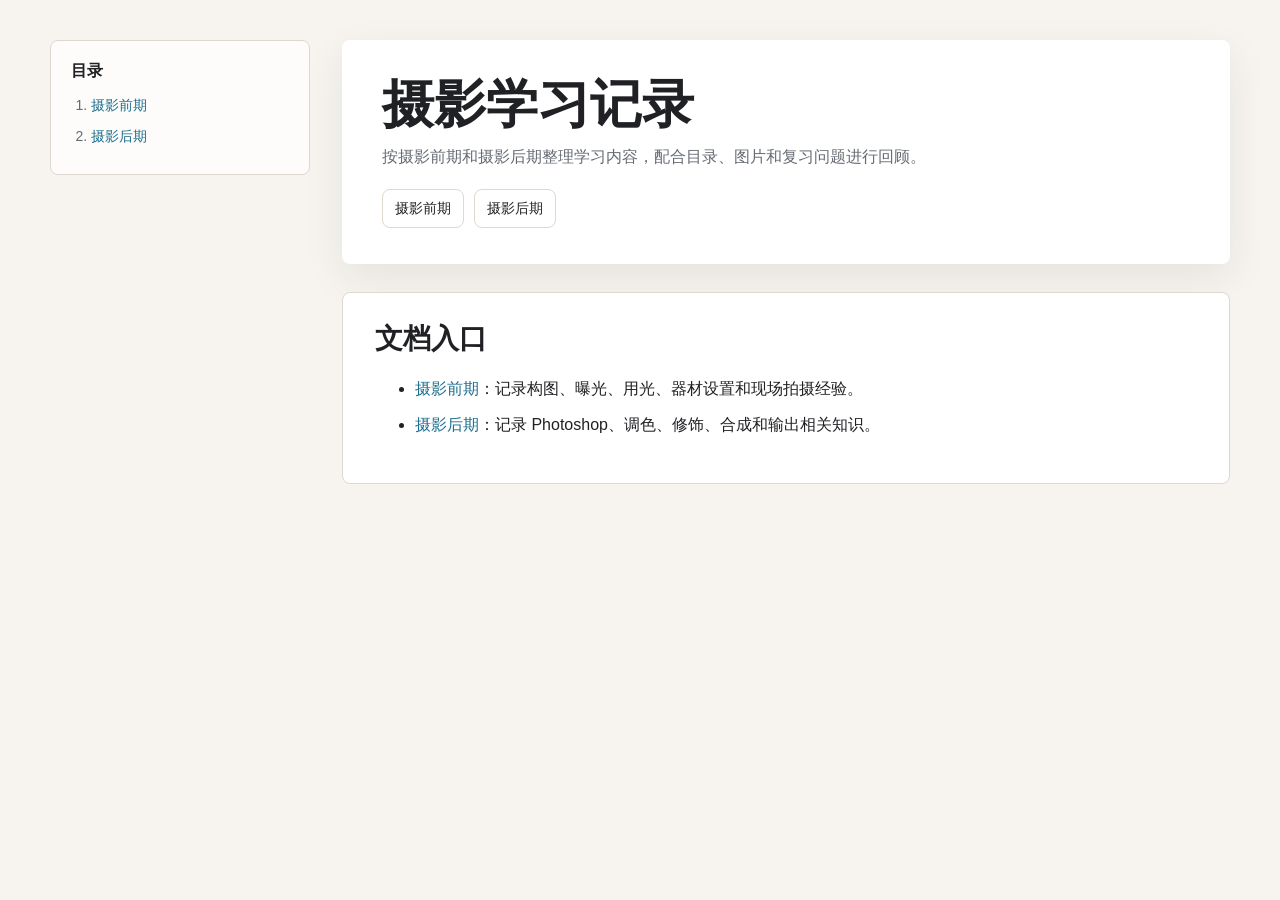
<file: index.html>
<!doctype html>
<html lang="zh-CN">
  <head>
    <meta charset="utf-8">
    <meta name="viewport" content="width=device-width, initial-scale=1">
    <title>摄影学习记录</title>
    <link rel="stylesheet" href="assets/css/notes.css">
  </head>
  <body>
    <main class="page">
      <aside class="sidebar" aria-label="目录">
        <h2>目录</h2>
        <ol>
          <li><a href="摄影前期.html">摄影前期</a></li>
          <li><a href="摄影后期.html">摄影后期</a></li>
        </ol>
      </aside>

      <div class="content">
        <header class="hero">
          <h1>摄影学习记录</h1>
          <p>按摄影前期和摄影后期整理学习内容，配合目录、图片和复习问题进行回顾。</p>
          <nav class="nav" aria-label="文档入口">
            <a href="摄影前期.html">摄影前期</a>
            <a href="摄影后期.html">摄影后期</a>
          </nav>
        </header>

        <section>
          <h2>文档入口</h2>
          <ul class="summary-list">
            <li><a href="摄影前期.html">摄影前期</a>：记录构图、曝光、用光、器材设置和现场拍摄经验。</li>
            <li><a href="摄影后期.html">摄影后期</a>：记录 Photoshop、调色、修饰、合成和输出相关知识。</li>
          </ul>
        </section>
      </div>
    </main>
  </body>
</html>
</file>
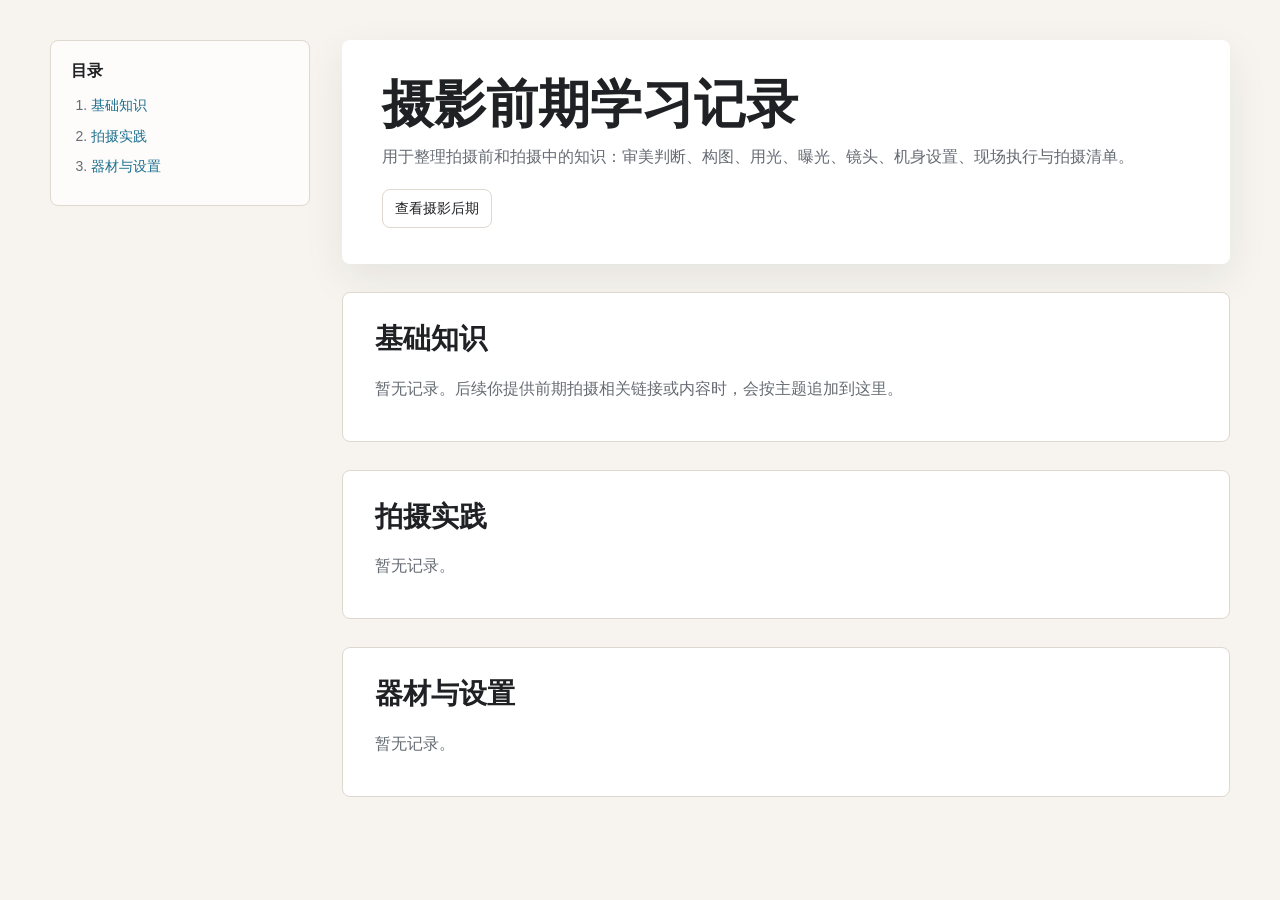
<file: 摄影前期.html>
<!doctype html>
<html lang="zh-CN">
  <head>
    <meta charset="utf-8">
    <meta name="viewport" content="width=device-width, initial-scale=1">
    <title>摄影前期学习记录</title>
    <link rel="stylesheet" href="assets/css/notes.css">
  </head>
  <body>
    <main class="page">
      <aside class="sidebar" aria-label="目录">
        <h2>目录</h2>
        <ol>
          <li><a href="#basic">基础知识</a></li>
          <li><a href="#shooting">拍摄实践</a></li>
          <li><a href="#gear">器材与设置</a></li>
        </ol>
      </aside>

      <div class="content">
        <header class="hero">
          <h1>摄影前期学习记录</h1>
          <p>用于整理拍摄前和拍摄中的知识：审美判断、构图、用光、曝光、镜头、机身设置、现场执行与拍摄清单。</p>
          <nav class="nav" aria-label="文档切换">
            <a href="摄影后期.html">查看摄影后期</a>
          </nav>
        </header>

        <section id="basic">
          <h2>基础知识</h2>
          <p class="empty">暂无记录。后续你提供前期拍摄相关链接或内容时，会按主题追加到这里。</p>
        </section>

        <section id="shooting">
          <h2>拍摄实践</h2>
          <p class="empty">暂无记录。</p>
        </section>

        <section id="gear">
          <h2>器材与设置</h2>
          <p class="empty">暂无记录。</p>
        </section>
      </div>
    </main>
  </body>
</html>
</file>
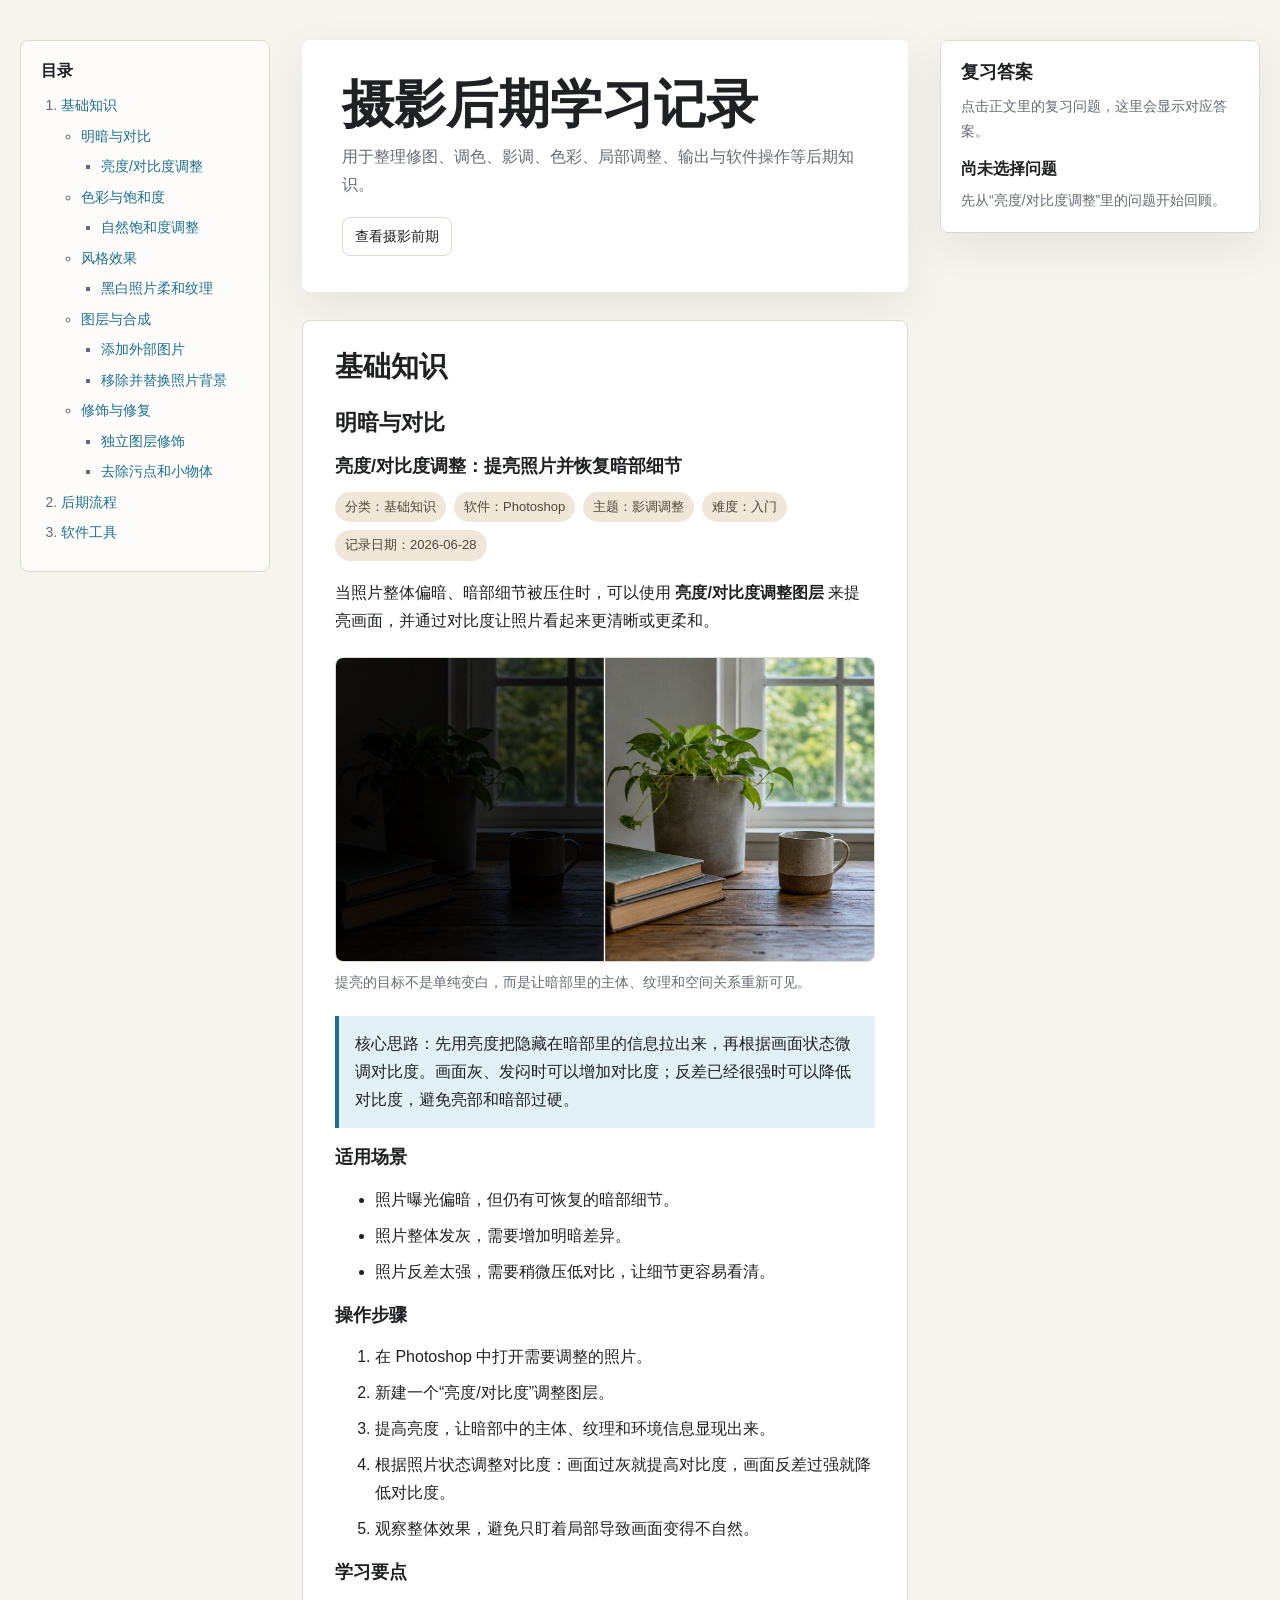
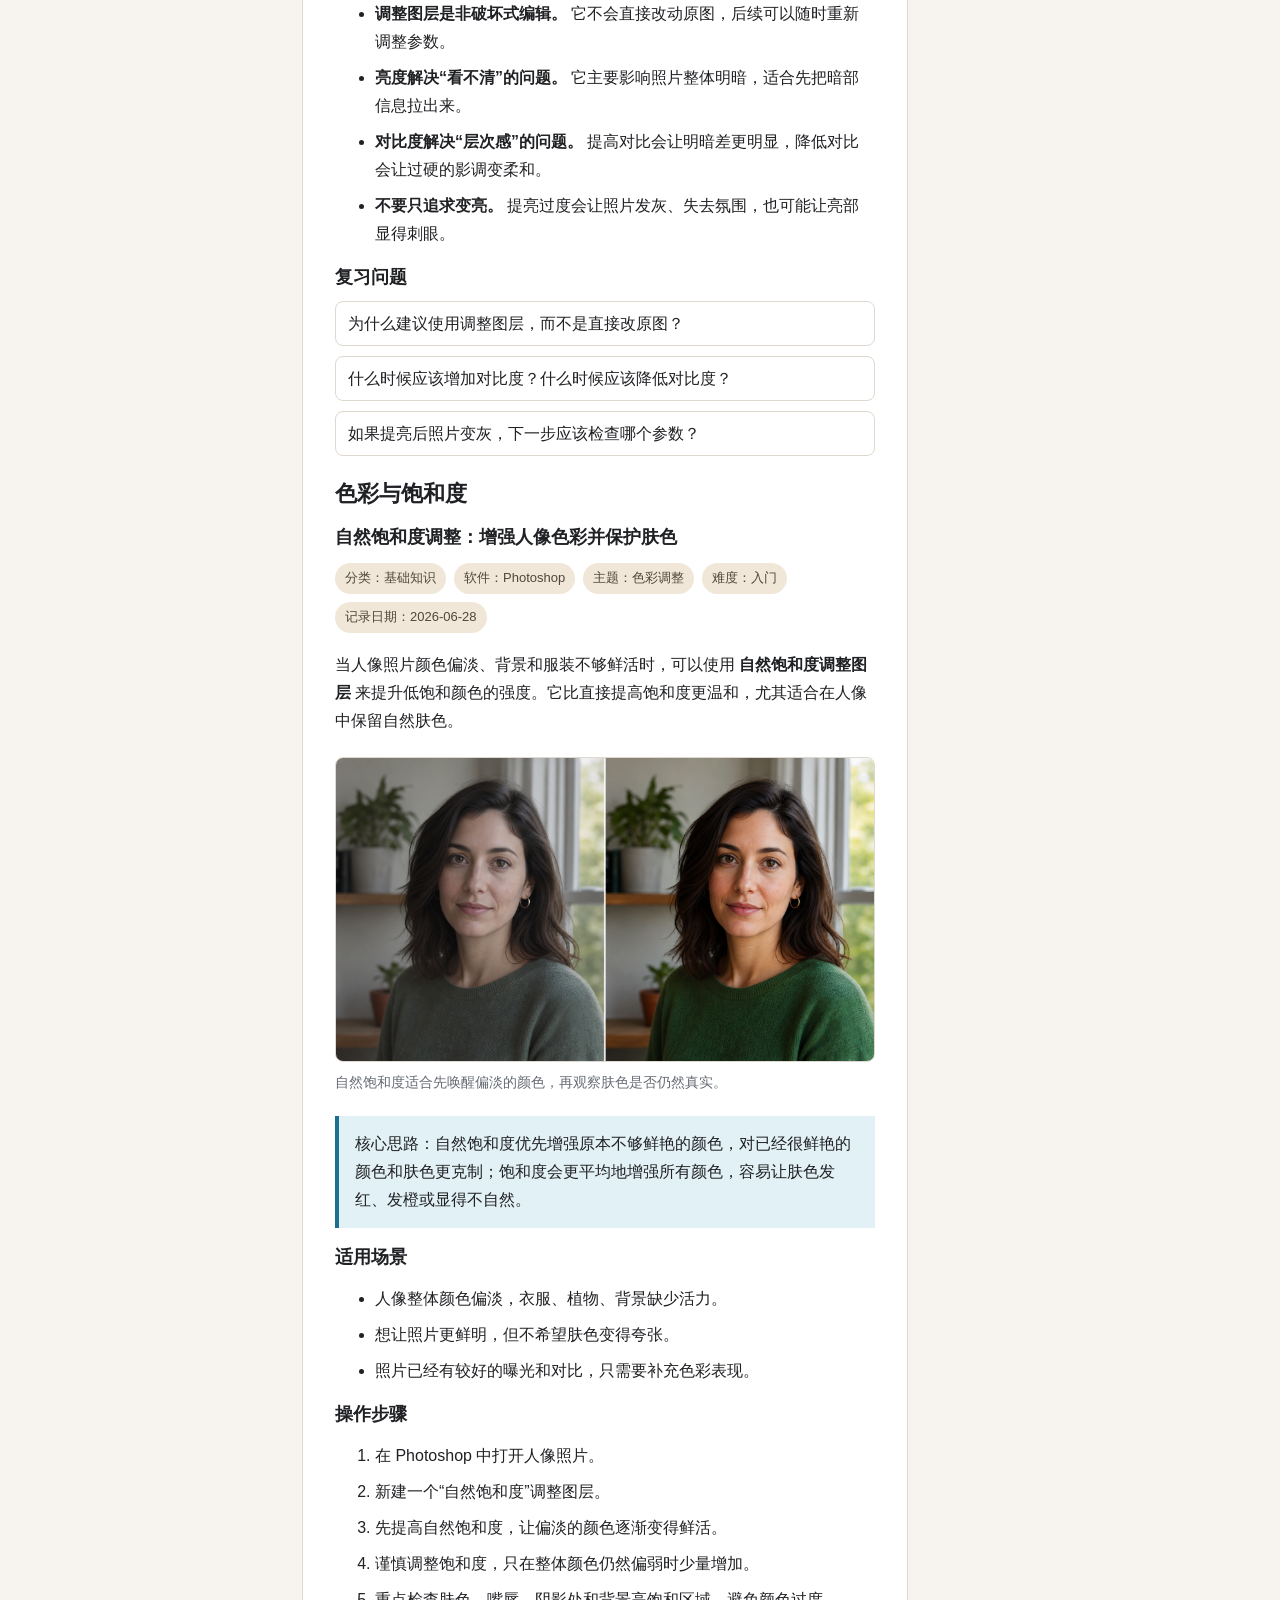
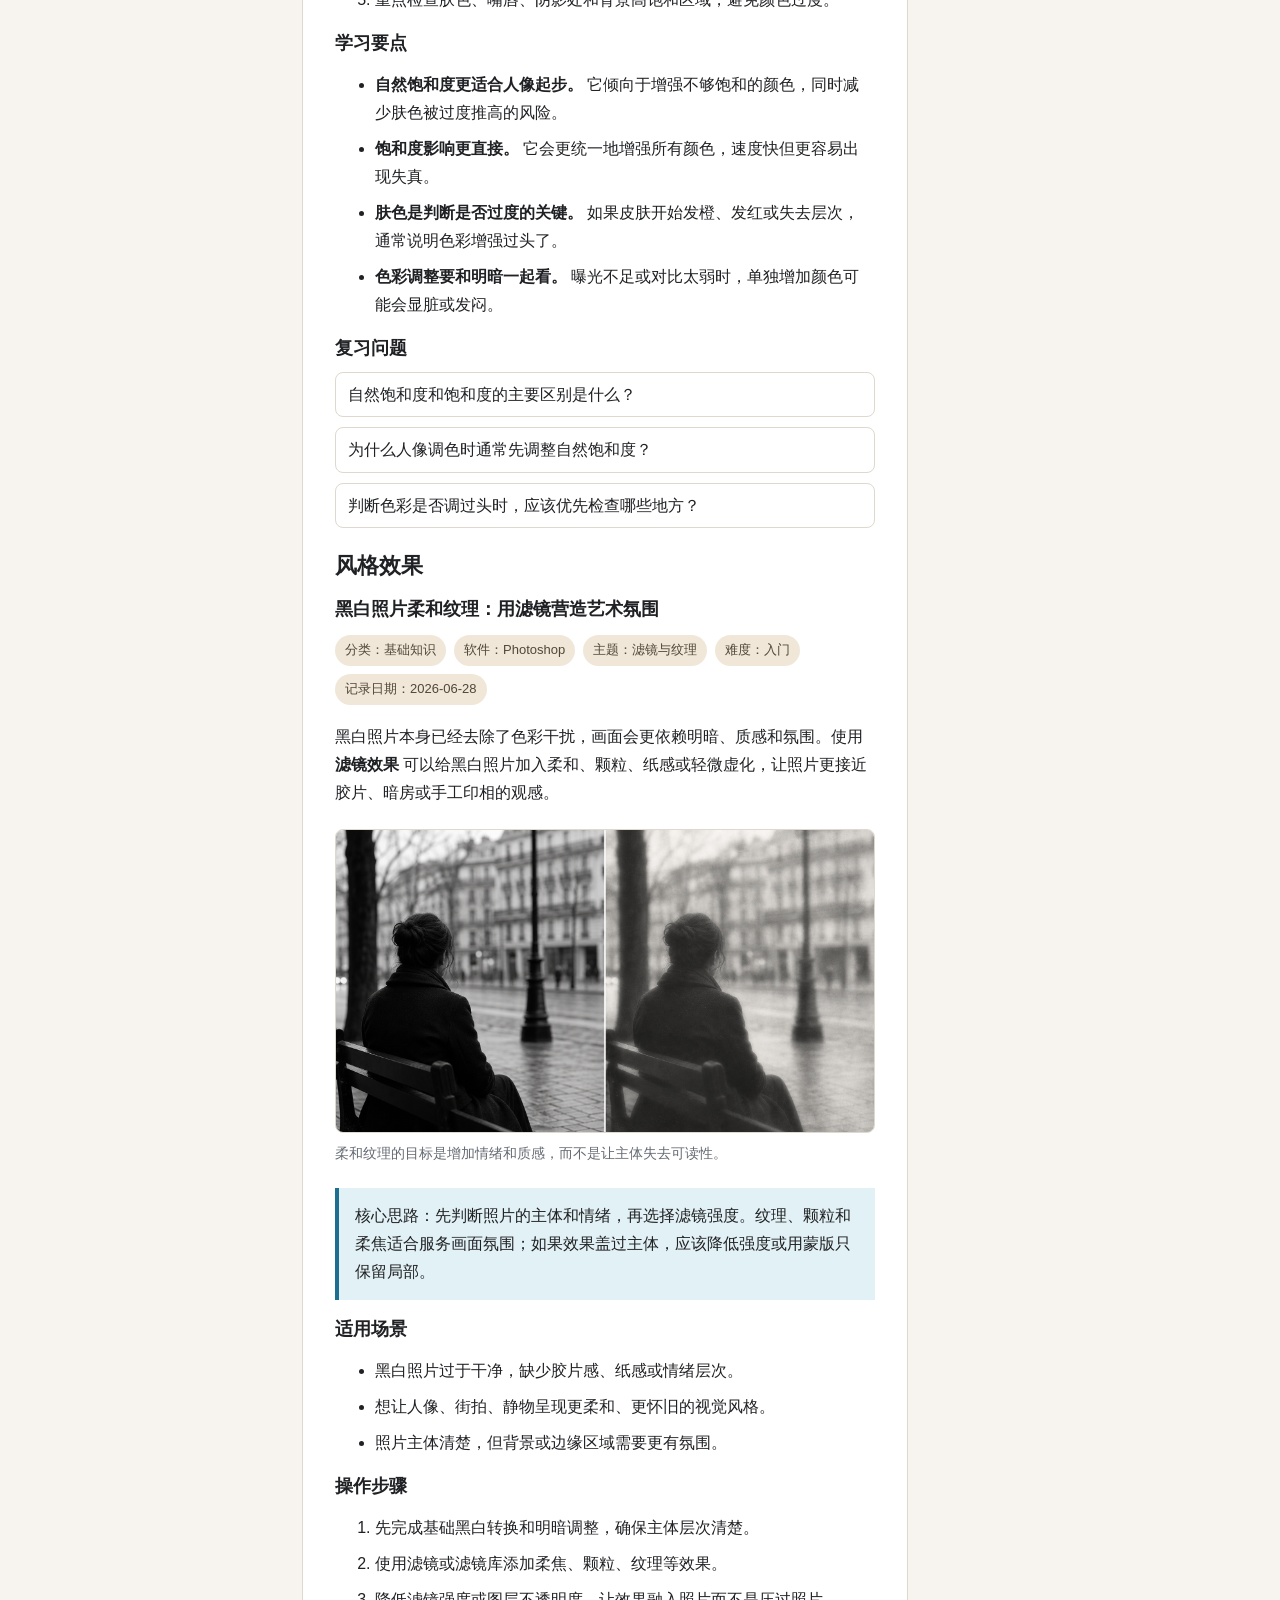
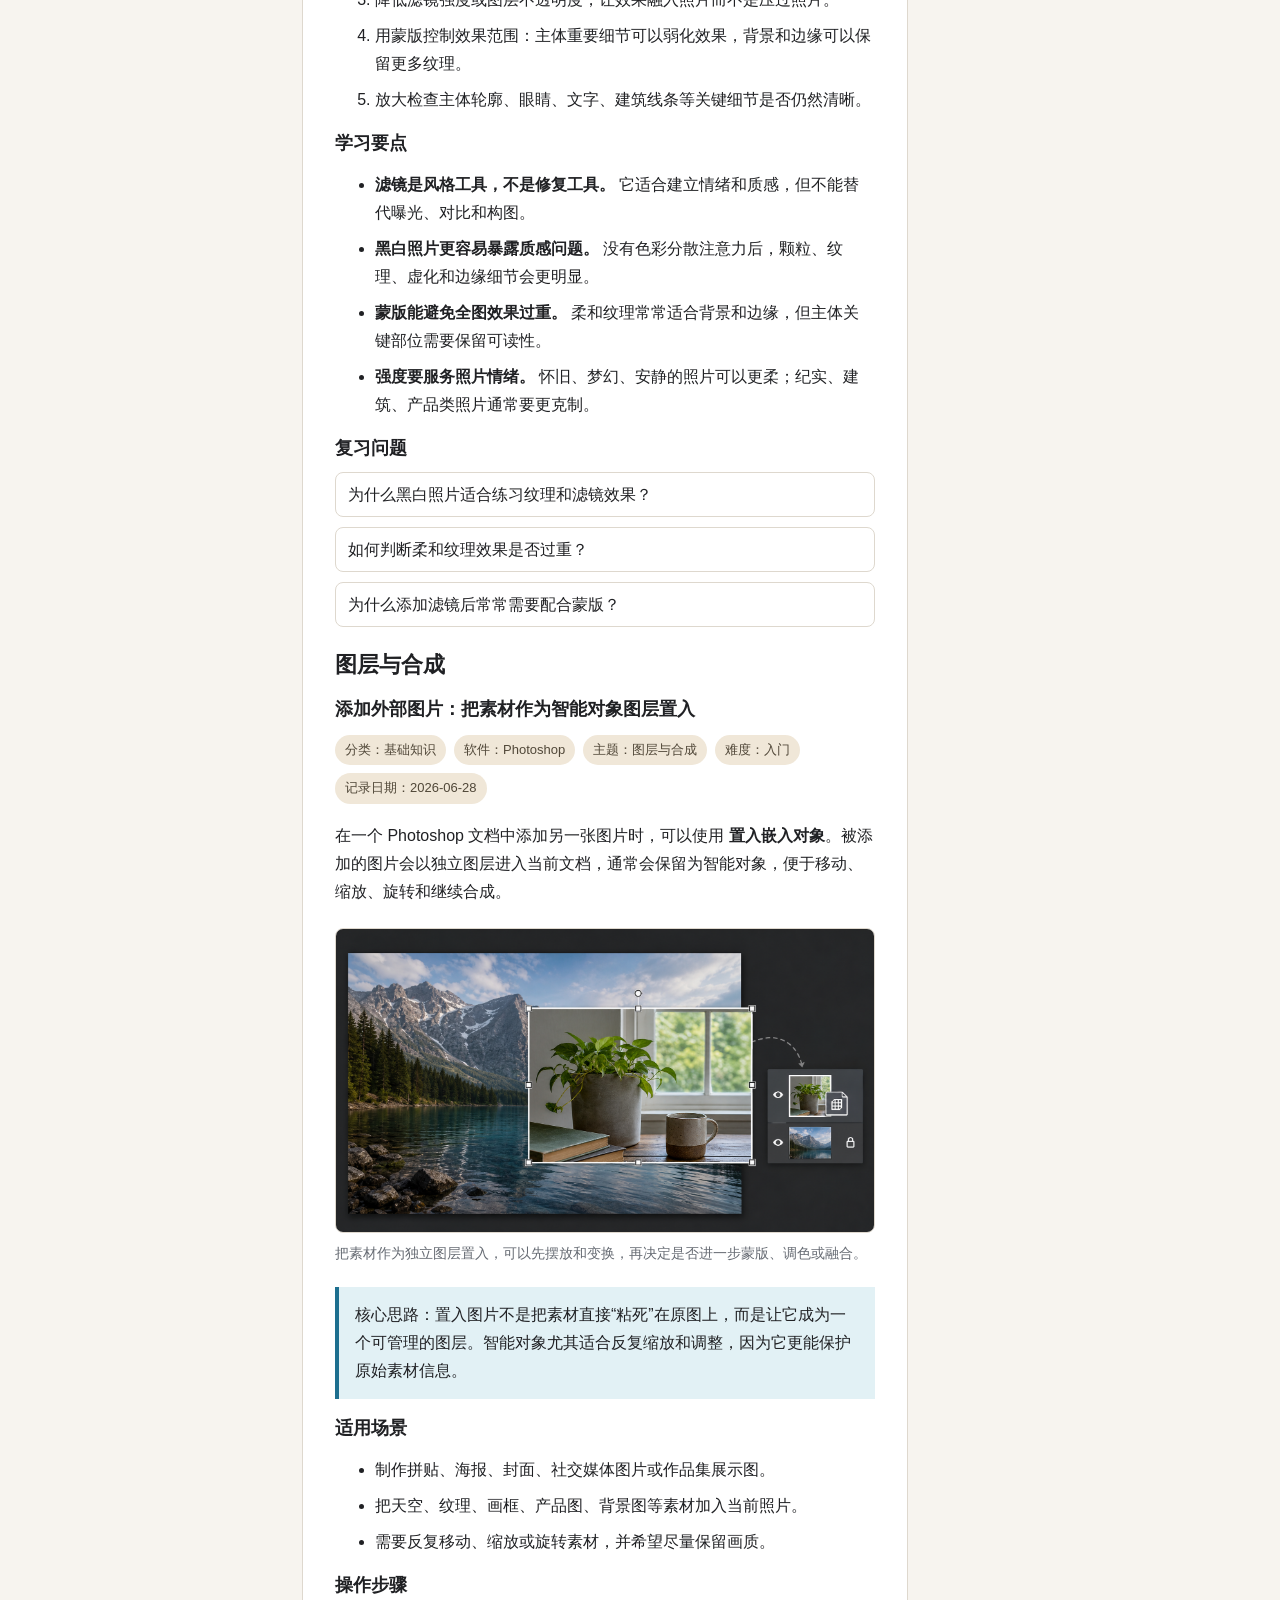
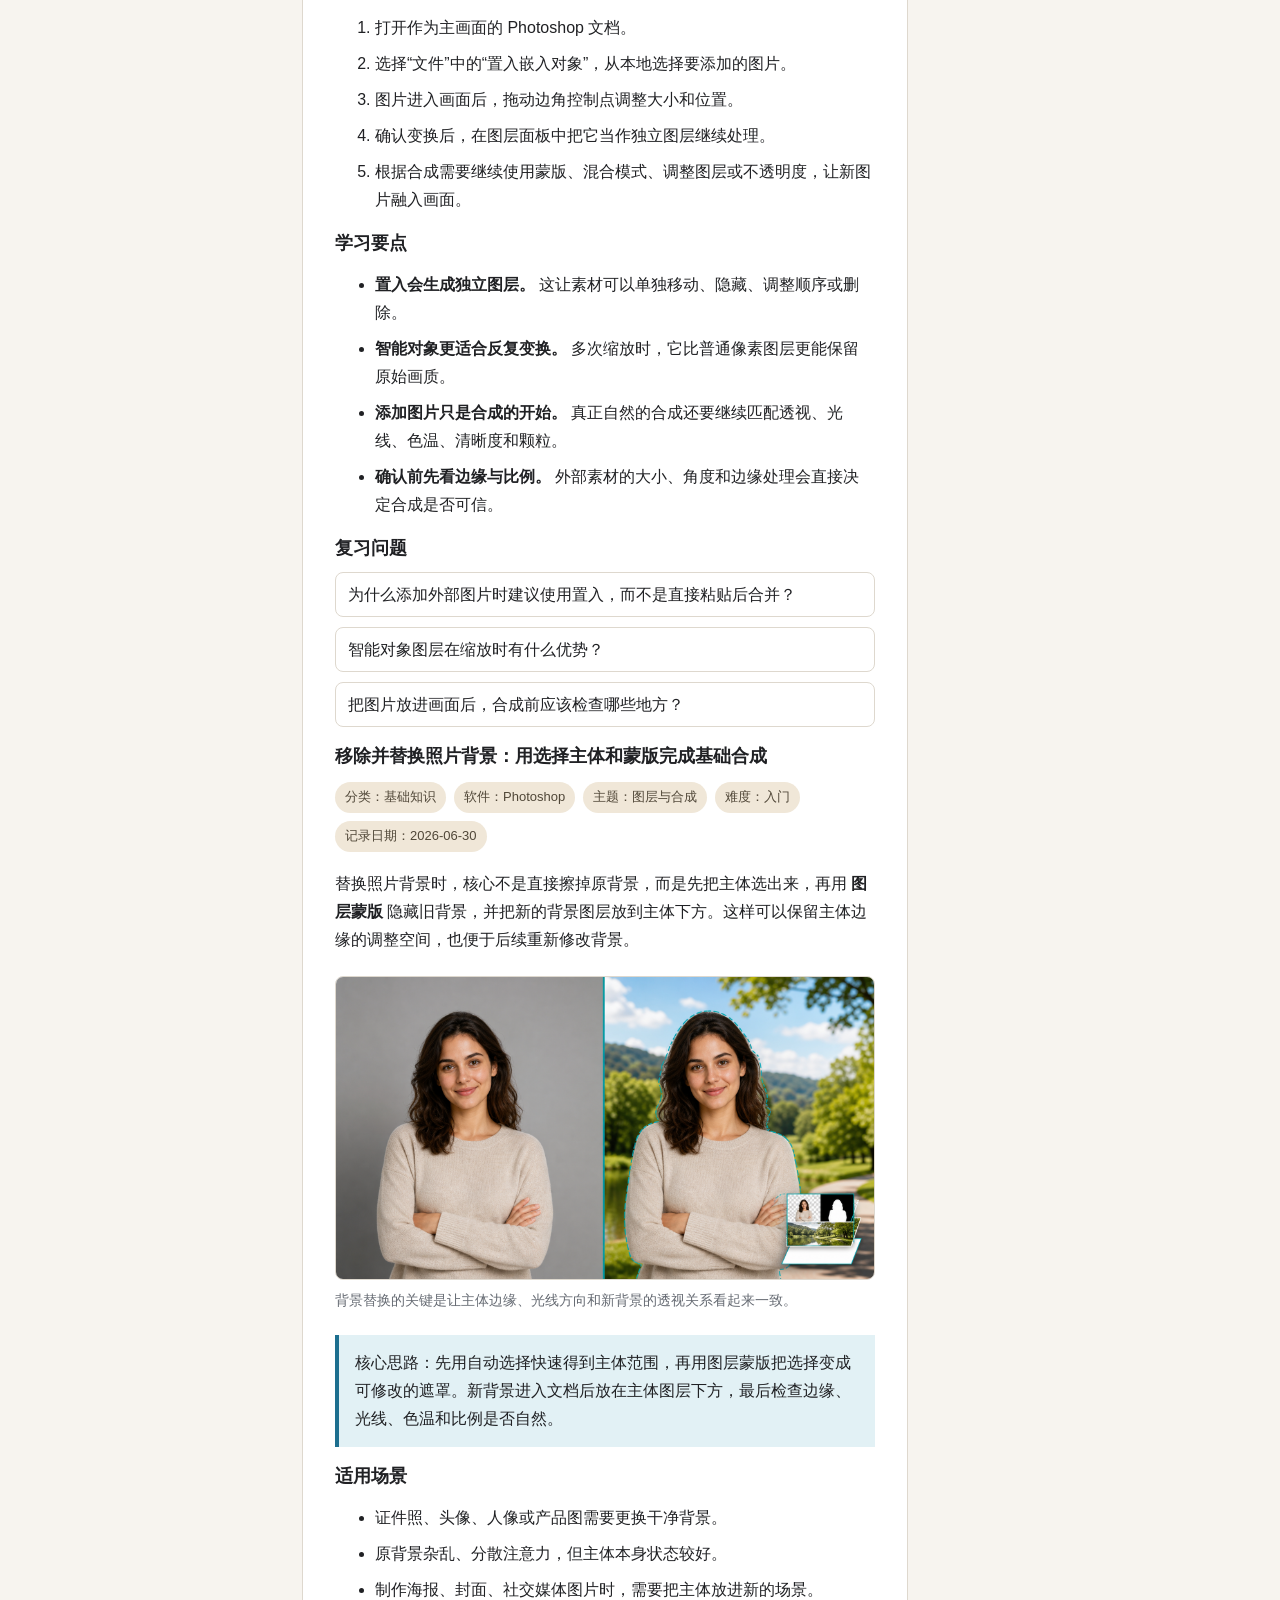
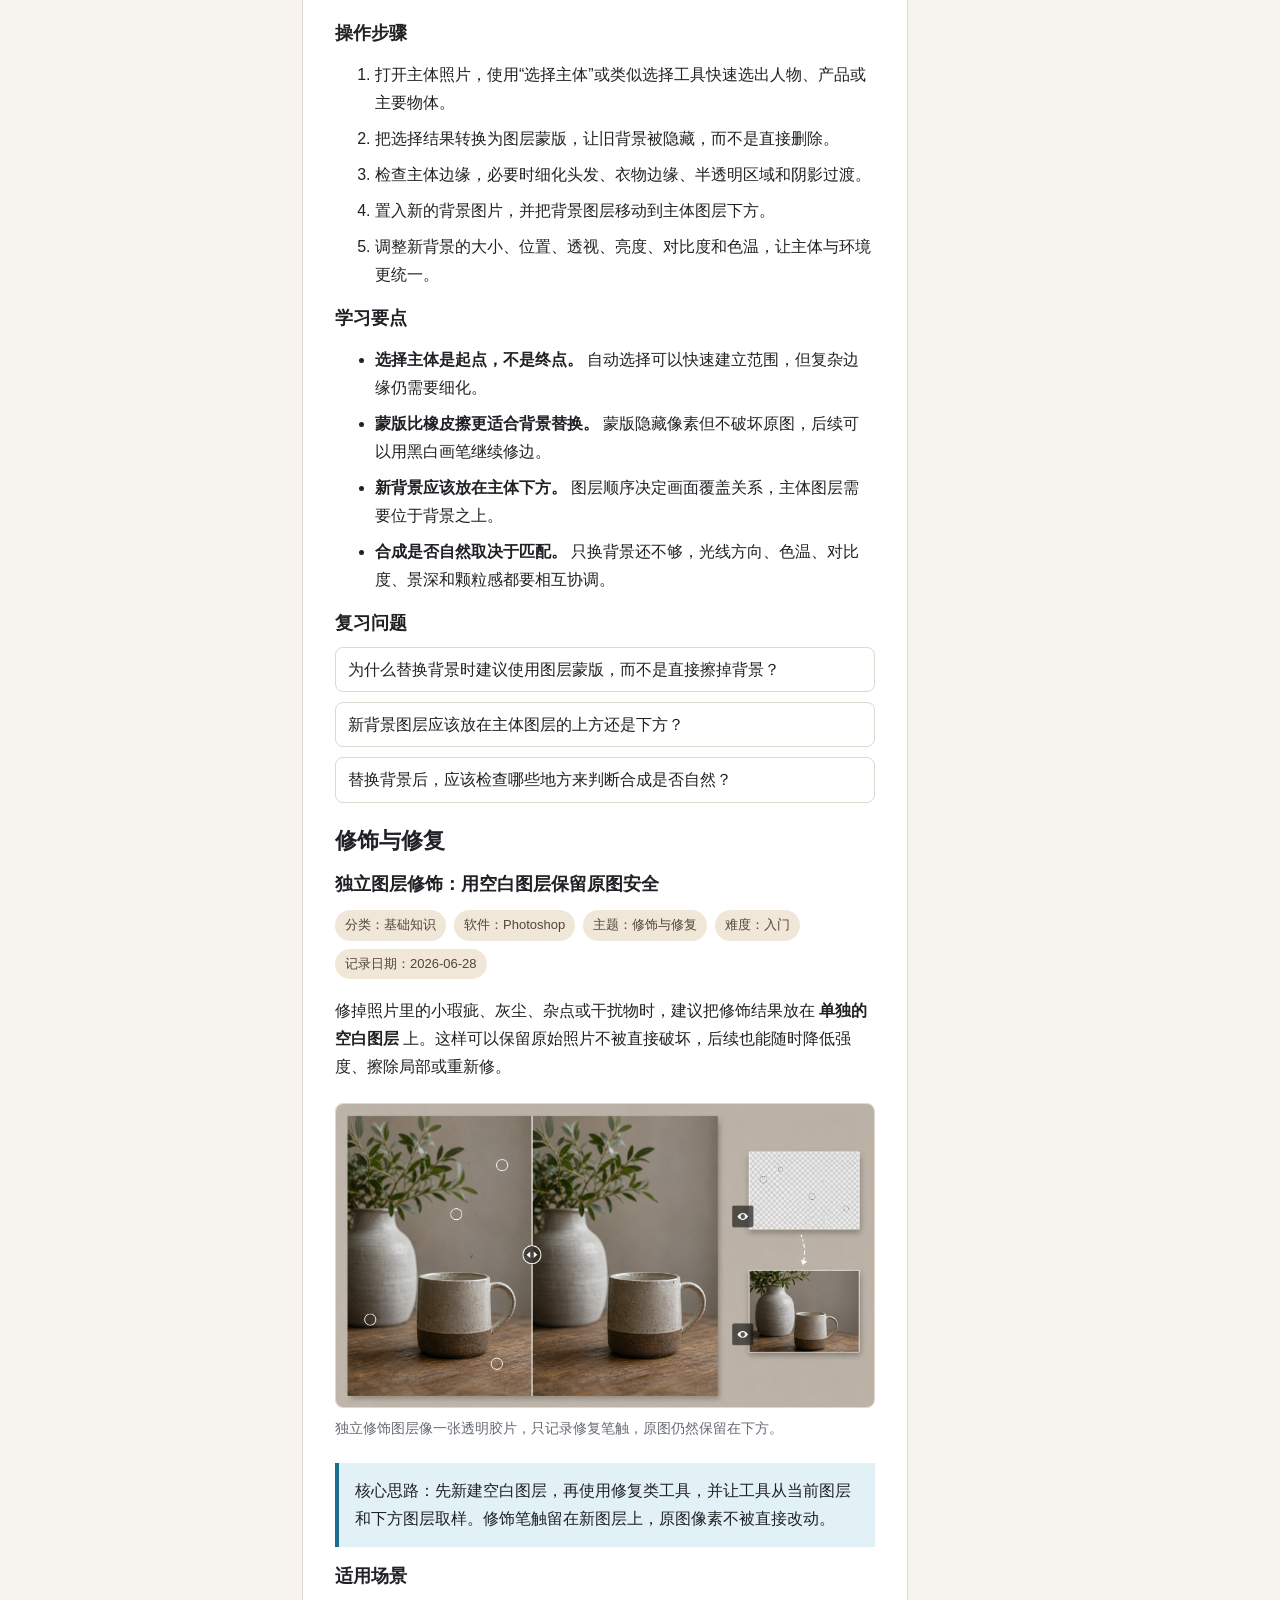
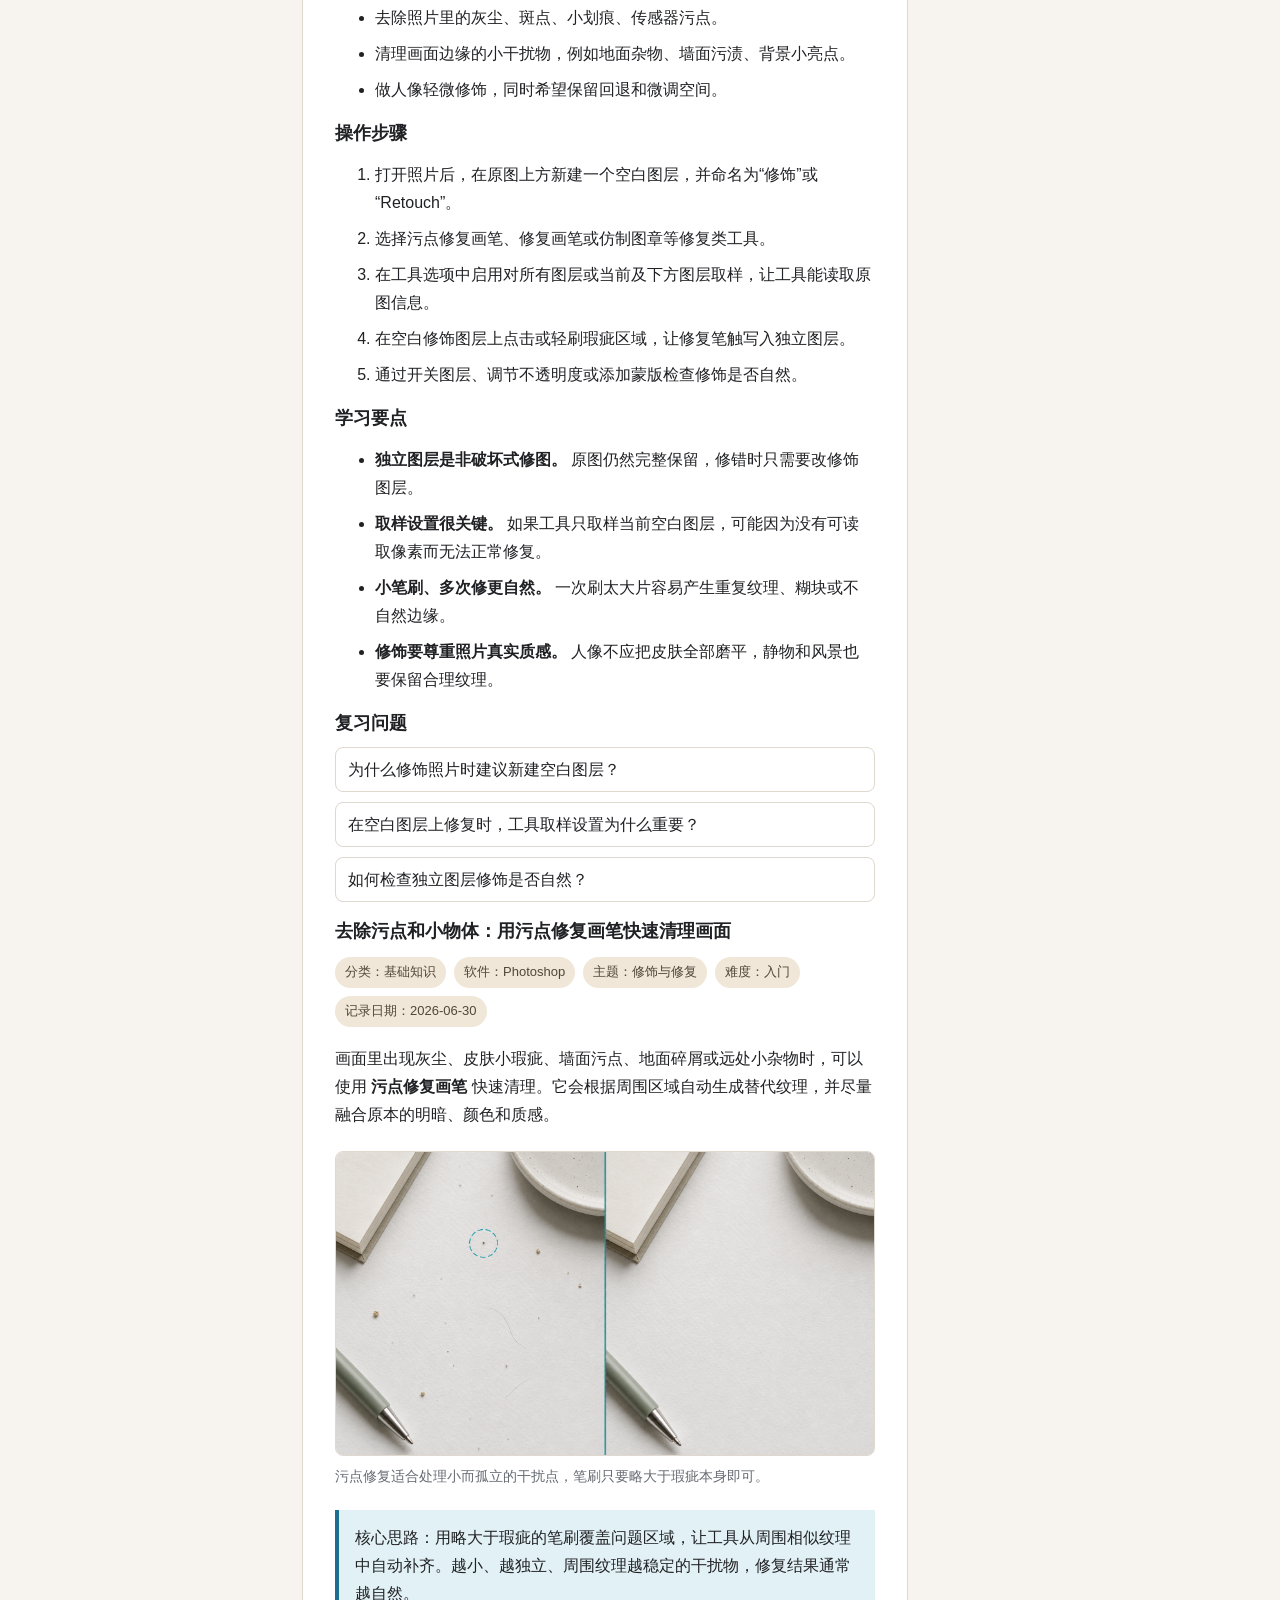
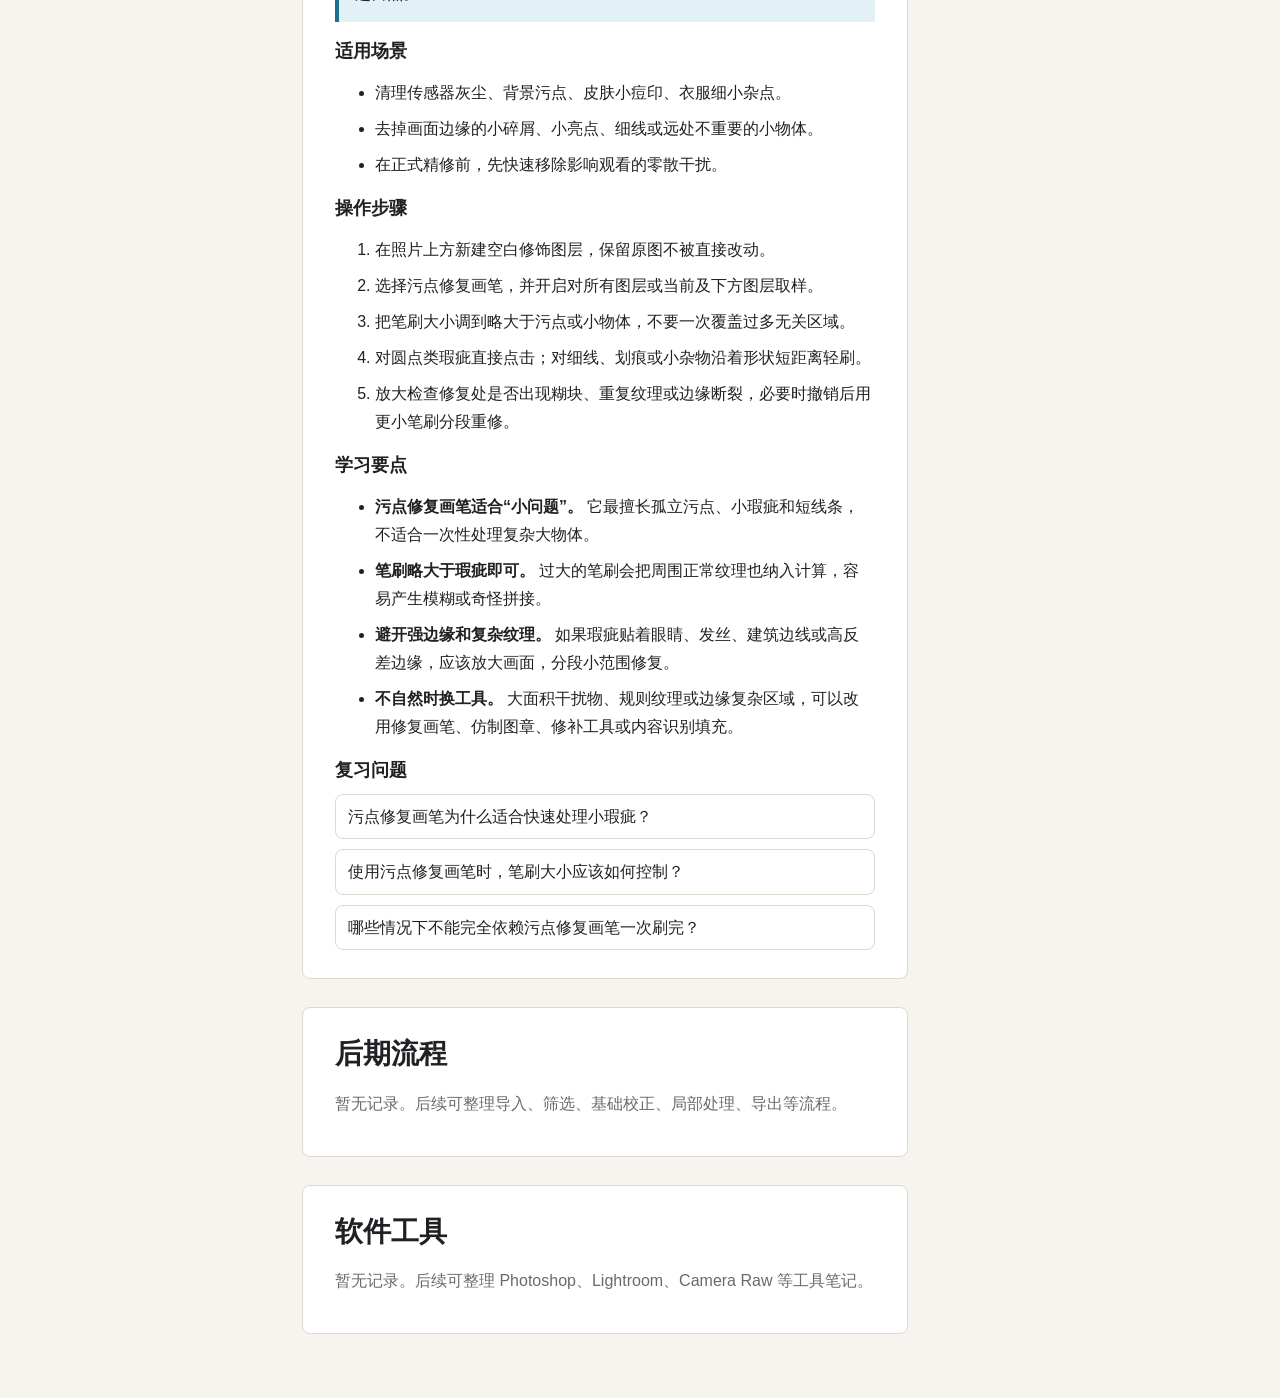
<file: 摄影后期.html>
<!doctype html>
<html lang="zh-CN">
  <head>
    <meta charset="utf-8">
    <meta name="viewport" content="width=device-width, initial-scale=1">
    <title>摄影后期学习记录</title>
    <link rel="stylesheet" href="assets/css/notes.css">
  </head>
  <body>
    <main class="page with-review">
      <aside class="sidebar" aria-label="目录">
        <h2>目录</h2>
        <ol>
          <li>
            <a href="#basic">基础知识</a>
            <ul>
              <li>
                <a href="#light-contrast">明暗与对比</a>
                <ul>
                  <li><a href="#brightness-contrast-layer">亮度/对比度调整</a></li>
                </ul>
              </li>
              <li>
                <a href="#color-saturation">色彩与饱和度</a>
                <ul>
                  <li><a href="#vibrance-portrait-color">自然饱和度调整</a></li>
                </ul>
              </li>
              <li>
                <a href="#style-effects">风格效果</a>
                <ul>
                  <li><a href="#soft-texture-black-white">黑白照片柔和纹理</a></li>
                </ul>
              </li>
              <li>
                <a href="#layers-compositing">图层与合成</a>
                <ul>
                  <li><a href="#add-image-smart-object">添加外部图片</a></li>
                  <li><a href="#remove-replace-background">移除并替换照片背景</a></li>
                </ul>
              </li>
              <li>
                <a href="#retouching-repair">修饰与修复</a>
                <ul>
                  <li><a href="#retouch-separate-layer">独立图层修饰</a></li>
                  <li><a href="#remove-spots-small-objects">去除污点和小物体</a></li>
                </ul>
              </li>
            </ul>
          </li>
          <li><a href="#workflow">后期流程</a></li>
          <li><a href="#tools">软件工具</a></li>
        </ol>
      </aside>

      <div class="content">
        <header class="hero">
          <h1>摄影后期学习记录</h1>
          <p>用于整理修图、调色、影调、色彩、局部调整、输出与软件操作等后期知识。</p>
          <nav class="nav" aria-label="文档切换">
            <a href="摄影前期.html">查看摄影前期</a>
          </nav>
        </header>

        <section id="basic">
          <h2>基础知识</h2>

          <article id="light-contrast">
            <h3>明暗与对比</h3>

            <article id="brightness-contrast-layer">
              <h4>亮度/对比度调整：提亮照片并恢复暗部细节</h4>
              <div class="meta">
                <span class="tag">分类：基础知识</span>
                <span class="tag">软件：Photoshop</span>
                <span class="tag">主题：影调调整</span>
                <span class="tag">难度：入门</span>
                <span class="tag">记录日期：2026-06-28</span>
              </div>

              <p>
                当照片整体偏暗、暗部细节被压住时，可以使用
                <strong>亮度/对比度调整图层</strong> 来提亮画面，并通过对比度让照片看起来更清晰或更柔和。
              </p>

              <figure class="study-image">
                <img
                  src="assets/images/brightness-contrast-shadow-details.png"
                  alt="暗照片提亮前后对比：左侧偏暗，右侧暗部细节更清楚"
                  loading="lazy"
                >
                <figcaption>提亮的目标不是单纯变白，而是让暗部里的主体、纹理和空间关系重新可见。</figcaption>
              </figure>

              <div class="note">
                核心思路：先用亮度把隐藏在暗部里的信息拉出来，再根据画面状态微调对比度。画面灰、发闷时可以增加对比度；反差已经很强时可以降低对比度，避免亮部和暗部过硬。
              </div>

              <h4>适用场景</h4>
              <ul class="summary-list">
                <li>照片曝光偏暗，但仍有可恢复的暗部细节。</li>
                <li>照片整体发灰，需要增加明暗差异。</li>
                <li>照片反差太强，需要稍微压低对比，让细节更容易看清。</li>
              </ul>

              <h4>操作步骤</h4>
              <ol class="steps">
                <li>在 Photoshop 中打开需要调整的照片。</li>
                <li>新建一个“亮度/对比度”调整图层。</li>
                <li>提高亮度，让暗部中的主体、纹理和环境信息显现出来。</li>
                <li>根据照片状态调整对比度：画面过灰就提高对比度，画面反差过强就降低对比度。</li>
                <li>观察整体效果，避免只盯着局部导致画面变得不自然。</li>
              </ol>

              <h4>学习要点</h4>
              <ul class="checklist">
                <li><strong>调整图层是非破坏式编辑。</strong> 它不会直接改动原图，后续可以随时重新调整参数。</li>
                <li><strong>亮度解决“看不清”的问题。</strong> 它主要影响照片整体明暗，适合先把暗部信息拉出来。</li>
                <li><strong>对比度解决“层次感”的问题。</strong> 提高对比会让明暗差更明显，降低对比会让过硬的影调变柔和。</li>
                <li><strong>不要只追求变亮。</strong> 提亮过度会让照片发灰、失去氛围，也可能让亮部显得刺眼。</li>
              </ul>

              <h4>复习问题</h4>
              <ul class="review-list">
                <li>
                  <button
                    class="review-question"
                    type="button"
                    data-answer="调整图层属于非破坏式编辑，不会直接改变原始照片像素。这样后续可以随时回到亮度/对比度参数重新微调，也可以关闭、降低不透明度或删除这一步调整。"
                  >
                    为什么建议使用调整图层，而不是直接改原图？
                  </button>
                </li>
                <li>
                  <button
                    class="review-question"
                    type="button"
                    data-answer="画面提亮后如果显得灰、发闷、层次弱，可以适当增加对比度；如果照片本身明暗反差已经很强，亮部刺眼或暗部死黑，就应该降低对比度，让过硬的明暗关系变柔和。"
                  >
                    什么时候应该增加对比度？什么时候应该降低对比度？
                  </button>
                </li>
                <li>
                  <button
                    class="review-question"
                    type="button"
                    data-answer="优先检查对比度。只提高亮度容易把暗部拉亮，但也会让整体变灰；这时可以适当增加对比度，重新建立明暗层次，同时观察亮部是否过曝。"
                  >
                    如果提亮后照片变灰，下一步应该检查哪个参数？
                  </button>
                </li>
              </ul>
            </article>
          </article>

          <article id="color-saturation">
            <h3>色彩与饱和度</h3>

            <article id="vibrance-portrait-color">
              <h4>自然饱和度调整：增强人像色彩并保护肤色</h4>
              <div class="meta">
                <span class="tag">分类：基础知识</span>
                <span class="tag">软件：Photoshop</span>
                <span class="tag">主题：色彩调整</span>
                <span class="tag">难度：入门</span>
                <span class="tag">记录日期：2026-06-28</span>
              </div>

              <p>
                当人像照片颜色偏淡、背景和服装不够鲜活时，可以使用
                <strong>自然饱和度调整图层</strong> 来提升低饱和颜色的强度。它比直接提高饱和度更温和，尤其适合在人像中保留自然肤色。
              </p>

              <figure class="study-image">
                <img
                  src="assets/images/vibrance-portrait-color.png"
                  alt="人像自然饱和度调整前后对比：左侧颜色偏淡，右侧背景和服装更鲜活且肤色自然"
                  loading="lazy"
                >
                <figcaption>自然饱和度适合先唤醒偏淡的颜色，再观察肤色是否仍然真实。</figcaption>
              </figure>

              <div class="note">
                核心思路：自然饱和度优先增强原本不够鲜艳的颜色，对已经很鲜艳的颜色和肤色更克制；饱和度会更平均地增强所有颜色，容易让肤色发红、发橙或显得不自然。
              </div>

              <h4>适用场景</h4>
              <ul class="summary-list">
                <li>人像整体颜色偏淡，衣服、植物、背景缺少活力。</li>
                <li>想让照片更鲜明，但不希望肤色变得夸张。</li>
                <li>照片已经有较好的曝光和对比，只需要补充色彩表现。</li>
              </ul>

              <h4>操作步骤</h4>
              <ol class="steps">
                <li>在 Photoshop 中打开人像照片。</li>
                <li>新建一个“自然饱和度”调整图层。</li>
                <li>先提高自然饱和度，让偏淡的颜色逐渐变得鲜活。</li>
                <li>谨慎调整饱和度，只在整体颜色仍然偏弱时少量增加。</li>
                <li>重点检查肤色、嘴唇、阴影处和背景高饱和区域，避免颜色过度。</li>
              </ol>

              <h4>学习要点</h4>
              <ul class="checklist">
                <li><strong>自然饱和度更适合人像起步。</strong> 它倾向于增强不够饱和的颜色，同时减少肤色被过度推高的风险。</li>
                <li><strong>饱和度影响更直接。</strong> 它会更统一地增强所有颜色，速度快但更容易出现失真。</li>
                <li><strong>肤色是判断是否过度的关键。</strong> 如果皮肤开始发橙、发红或失去层次，通常说明色彩增强过头了。</li>
                <li><strong>色彩调整要和明暗一起看。</strong> 曝光不足或对比太弱时，单独增加颜色可能会显脏或发闷。</li>
              </ul>

              <h4>复习问题</h4>
              <ul class="review-list">
                <li>
                  <button
                    class="review-question"
                    type="button"
                    data-answer="自然饱和度会优先增强原本偏淡、不够鲜艳的颜色，并且对肤色和已经很鲜艳的颜色更克制；饱和度更平均地推动所有颜色，效果更直接，也更容易让颜色失真。"
                  >
                    自然饱和度和饱和度的主要区别是什么？
                  </button>
                </li>
                <li>
                  <button
                    class="review-question"
                    type="button"
                    data-answer="人像里最需要保护的是肤色。直接大幅提高饱和度可能让皮肤发红、发橙、嘴唇过艳，甚至让阴影里的颜色变脏，所以通常先用自然饱和度会更稳。"
                  >
                    为什么人像调色时通常先调整自然饱和度？
                  </button>
                </li>
                <li>
                  <button
                    class="review-question"
                    type="button"
                    data-answer="重点看肤色是否自然、嘴唇是否过艳、背景高饱和区域是否刺眼。如果这些地方开始显得夸张，就应该降低自然饱和度或饱和度，并重新检查整体明暗。"
                  >
                    判断色彩是否调过头时，应该优先检查哪些地方？
                  </button>
                </li>
              </ul>
            </article>
          </article>

          <article id="style-effects">
            <h3>风格效果</h3>

            <article id="soft-texture-black-white">
              <h4>黑白照片柔和纹理：用滤镜营造艺术氛围</h4>
              <div class="meta">
                <span class="tag">分类：基础知识</span>
                <span class="tag">软件：Photoshop</span>
                <span class="tag">主题：滤镜与纹理</span>
                <span class="tag">难度：入门</span>
                <span class="tag">记录日期：2026-06-28</span>
              </div>

              <p>
                黑白照片本身已经去除了色彩干扰，画面会更依赖明暗、质感和氛围。使用
                <strong>滤镜效果</strong> 可以给黑白照片加入柔和、颗粒、纸感或轻微虚化，让照片更接近胶片、暗房或手工印相的观感。
              </p>

              <figure class="study-image">
                <img
                  src="assets/images/soft-texture-black-white.png"
                  alt="黑白照片柔和纹理效果前后对比：左侧清晰干净，右侧加入柔焦、颗粒和纸感纹理"
                  loading="lazy"
                >
                <figcaption>柔和纹理的目标是增加情绪和质感，而不是让主体失去可读性。</figcaption>
              </figure>

              <div class="note">
                核心思路：先判断照片的主体和情绪，再选择滤镜强度。纹理、颗粒和柔焦适合服务画面氛围；如果效果盖过主体，应该降低强度或用蒙版只保留局部。
              </div>

              <h4>适用场景</h4>
              <ul class="summary-list">
                <li>黑白照片过于干净，缺少胶片感、纸感或情绪层次。</li>
                <li>想让人像、街拍、静物呈现更柔和、更怀旧的视觉风格。</li>
                <li>照片主体清楚，但背景或边缘区域需要更有氛围。</li>
              </ul>

              <h4>操作步骤</h4>
              <ol class="steps">
                <li>先完成基础黑白转换和明暗调整，确保主体层次清楚。</li>
                <li>使用滤镜或滤镜库添加柔焦、颗粒、纹理等效果。</li>
                <li>降低滤镜强度或图层不透明度，让效果融入照片而不是压过照片。</li>
                <li>用蒙版控制效果范围：主体重要细节可以弱化效果，背景和边缘可以保留更多纹理。</li>
                <li>放大检查主体轮廓、眼睛、文字、建筑线条等关键细节是否仍然清晰。</li>
              </ol>

              <h4>学习要点</h4>
              <ul class="checklist">
                <li><strong>滤镜是风格工具，不是修复工具。</strong> 它适合建立情绪和质感，但不能替代曝光、对比和构图。</li>
                <li><strong>黑白照片更容易暴露质感问题。</strong> 没有色彩分散注意力后，颗粒、纹理、虚化和边缘细节会更明显。</li>
                <li><strong>蒙版能避免全图效果过重。</strong> 柔和纹理常常适合背景和边缘，但主体关键部位需要保留可读性。</li>
                <li><strong>强度要服务照片情绪。</strong> 怀旧、梦幻、安静的照片可以更柔；纪实、建筑、产品类照片通常要更克制。</li>
              </ul>

              <h4>复习问题</h4>
              <ul class="review-list">
                <li>
                  <button
                    class="review-question"
                    type="button"
                    data-answer="因为黑白照片去掉了色彩信息，观众会更集中地看明暗、形状、颗粒和边缘质感。加入柔和纹理可以强化氛围，但如果过重，也会更明显地破坏主体细节。"
                  >
                    为什么黑白照片适合练习纹理和滤镜效果？
                  </button>
                </li>
                <li>
                  <button
                    class="review-question"
                    type="button"
                    data-answer="如果主体轮廓、眼睛、面部纹理、建筑线条或画面焦点开始变得难以辨认，就说明滤镜效果可能盖过了照片本身。此时应降低强度、不透明度，或用蒙版保护主体。"
                  >
                    如何判断柔和纹理效果是否过重？
                  </button>
                </li>
                <li>
                  <button
                    class="review-question"
                    type="button"
                    data-answer="蒙版可以把滤镜限制在需要氛围的区域，例如背景、边缘、天空或暗部，同时减弱主体关键区域的效果。这样照片既有风格，又不会牺牲可读性。"
                  >
                    为什么添加滤镜后常常需要配合蒙版？
                  </button>
                </li>
              </ul>
            </article>
          </article>

          <article id="layers-compositing">
            <h3>图层与合成</h3>

            <article id="add-image-smart-object">
              <h4>添加外部图片：把素材作为智能对象图层置入</h4>
              <div class="meta">
                <span class="tag">分类：基础知识</span>
                <span class="tag">软件：Photoshop</span>
                <span class="tag">主题：图层与合成</span>
                <span class="tag">难度：入门</span>
                <span class="tag">记录日期：2026-06-28</span>
              </div>

              <p>
                在一个 Photoshop 文档中添加另一张图片时，可以使用
                <strong>置入嵌入对象</strong>。被添加的图片会以独立图层进入当前文档，通常会保留为智能对象，便于移动、缩放、旋转和继续合成。
              </p>

              <figure class="study-image">
                <img
                  src="assets/images/add-image-smart-object-layer.png"
                  alt="把外部图片作为独立图层添加到主画面中的示意图"
                  loading="lazy"
                >
                <figcaption>把素材作为独立图层置入，可以先摆放和变换，再决定是否进一步蒙版、调色或融合。</figcaption>
              </figure>

              <div class="note">
                核心思路：置入图片不是把素材直接“粘死”在原图上，而是让它成为一个可管理的图层。智能对象尤其适合反复缩放和调整，因为它更能保护原始素材信息。
              </div>

              <h4>适用场景</h4>
              <ul class="summary-list">
                <li>制作拼贴、海报、封面、社交媒体图片或作品集展示图。</li>
                <li>把天空、纹理、画框、产品图、背景图等素材加入当前照片。</li>
                <li>需要反复移动、缩放或旋转素材，并希望尽量保留画质。</li>
              </ul>

              <h4>操作步骤</h4>
              <ol class="steps">
                <li>打开作为主画面的 Photoshop 文档。</li>
                <li>选择“文件”中的“置入嵌入对象”，从本地选择要添加的图片。</li>
                <li>图片进入画面后，拖动边角控制点调整大小和位置。</li>
                <li>确认变换后，在图层面板中把它当作独立图层继续处理。</li>
                <li>根据合成需要继续使用蒙版、混合模式、调整图层或不透明度，让新图片融入画面。</li>
              </ol>

              <h4>学习要点</h4>
              <ul class="checklist">
                <li><strong>置入会生成独立图层。</strong> 这让素材可以单独移动、隐藏、调整顺序或删除。</li>
                <li><strong>智能对象更适合反复变换。</strong> 多次缩放时，它比普通像素图层更能保留原始画质。</li>
                <li><strong>添加图片只是合成的开始。</strong> 真正自然的合成还要继续匹配透视、光线、色温、清晰度和颗粒。</li>
                <li><strong>确认前先看边缘与比例。</strong> 外部素材的大小、角度和边缘处理会直接决定合成是否可信。</li>
              </ul>

              <h4>复习问题</h4>
              <ul class="review-list">
                <li>
                  <button
                    class="review-question"
                    type="button"
                    data-answer="因为置入的图片会作为独立图层进入文档，可以单独移动、缩放、隐藏、删除和继续调整。这样不会把新素材直接固定到原图像素上，后续修改空间更大。"
                  >
                    为什么添加外部图片时建议使用置入，而不是直接粘贴后合并？
                  </button>
                </li>
                <li>
                  <button
                    class="review-question"
                    type="button"
                    data-answer="智能对象会保留更多原始素材信息，适合反复缩放、旋转和重新编辑。普通像素图层多次缩放后更容易损失画质，尤其是先缩小再放大时。"
                  >
                    智能对象图层在缩放时有什么优势？
                  </button>
                </li>
                <li>
                  <button
                    class="review-question"
                    type="button"
                    data-answer="应检查比例是否合理、透视是否一致、光线方向是否匹配、色温和对比是否接近、边缘是否干净。必要时再用蒙版、调整图层和混合模式让素材融入主画面。"
                  >
                    把图片放进画面后，合成前应该检查哪些地方？
                  </button>
                </li>
              </ul>
            </article>

            <article id="remove-replace-background">
              <h4>移除并替换照片背景：用选择主体和蒙版完成基础合成</h4>
              <div class="meta">
                <span class="tag">分类：基础知识</span>
                <span class="tag">软件：Photoshop</span>
                <span class="tag">主题：图层与合成</span>
                <span class="tag">难度：入门</span>
                <span class="tag">记录日期：2026-06-30</span>
              </div>

              <p>
                替换照片背景时，核心不是直接擦掉原背景，而是先把主体选出来，再用
                <strong>图层蒙版</strong> 隐藏旧背景，并把新的背景图层放到主体下方。这样可以保留主体边缘的调整空间，也便于后续重新修改背景。
              </p>

              <figure class="study-image">
                <img
                  src="assets/images/remove-replace-background.png"
                  alt="使用选择主体和图层蒙版替换照片背景的前后对比示意图"
                  loading="lazy"
                >
                <figcaption>背景替换的关键是让主体边缘、光线方向和新背景的透视关系看起来一致。</figcaption>
              </figure>

              <div class="note">
                核心思路：先用自动选择快速得到主体范围，再用图层蒙版把选择变成可修改的遮罩。新背景进入文档后放在主体图层下方，最后检查边缘、光线、色温和比例是否自然。
              </div>

              <h4>适用场景</h4>
              <ul class="summary-list">
                <li>证件照、头像、人像或产品图需要更换干净背景。</li>
                <li>原背景杂乱、分散注意力，但主体本身状态较好。</li>
                <li>制作海报、封面、社交媒体图片时，需要把主体放进新的场景。</li>
              </ul>

              <h4>操作步骤</h4>
              <ol class="steps">
                <li>打开主体照片，使用“选择主体”或类似选择工具快速选出人物、产品或主要物体。</li>
                <li>把选择结果转换为图层蒙版，让旧背景被隐藏，而不是直接删除。</li>
                <li>检查主体边缘，必要时细化头发、衣物边缘、半透明区域和阴影过渡。</li>
                <li>置入新的背景图片，并把背景图层移动到主体图层下方。</li>
                <li>调整新背景的大小、位置、透视、亮度、对比度和色温，让主体与环境更统一。</li>
              </ol>

              <h4>学习要点</h4>
              <ul class="checklist">
                <li><strong>选择主体是起点，不是终点。</strong> 自动选择可以快速建立范围，但复杂边缘仍需要细化。</li>
                <li><strong>蒙版比橡皮擦更适合背景替换。</strong> 蒙版隐藏像素但不破坏原图，后续可以用黑白画笔继续修边。</li>
                <li><strong>新背景应该放在主体下方。</strong> 图层顺序决定画面覆盖关系，主体图层需要位于背景之上。</li>
                <li><strong>合成是否自然取决于匹配。</strong> 只换背景还不够，光线方向、色温、对比度、景深和颗粒感都要相互协调。</li>
              </ul>

              <h4>复习问题</h4>
              <ul class="review-list">
                <li>
                  <button
                    class="review-question"
                    type="button"
                    data-answer="因为蒙版只是隐藏旧背景，不会真正删除原始像素。后续如果主体边缘选错、头发细节缺失或背景需要重换，可以继续修改蒙版，而不必重新从原图开始。"
                  >
                    为什么替换背景时建议使用图层蒙版，而不是直接擦掉背景？
                  </button>
                </li>
                <li>
                  <button
                    class="review-question"
                    type="button"
                    data-answer="新背景应该放在主体图层下方。主体通过蒙版保留下来，旧背景被隐藏，新背景从下方露出，这样图层关系清楚，也方便单独调整主体和背景。"
                  >
                    新背景图层应该放在主体图层的上方还是下方？
                  </button>
                </li>
                <li>
                  <button
                    class="review-question"
                    type="button"
                    data-answer="重点检查主体边缘是否干净、光线方向是否一致、色温是否统一、背景透视和比例是否合理，以及主体和背景的清晰度、颗粒感是否接近。任何一项不匹配都会让合成显得生硬。"
                  >
                    替换背景后，应该检查哪些地方来判断合成是否自然？
                  </button>
                </li>
              </ul>
            </article>
          </article>

          <article id="retouching-repair">
            <h3>修饰与修复</h3>

            <article id="retouch-separate-layer">
              <h4>独立图层修饰：用空白图层保留原图安全</h4>
              <div class="meta">
                <span class="tag">分类：基础知识</span>
                <span class="tag">软件：Photoshop</span>
                <span class="tag">主题：修饰与修复</span>
                <span class="tag">难度：入门</span>
                <span class="tag">记录日期：2026-06-28</span>
              </div>

              <p>
                修掉照片里的小瑕疵、灰尘、杂点或干扰物时，建议把修饰结果放在
                <strong>单独的空白图层</strong> 上。这样可以保留原始照片不被直接破坏，后续也能随时降低强度、擦除局部或重新修。
              </p>

              <figure class="study-image">
                <img
                  src="assets/images/retouch-separate-layer.png"
                  alt="在独立图层上修饰照片瑕疵的示意图"
                  loading="lazy"
                >
                <figcaption>独立修饰图层像一张透明胶片，只记录修复笔触，原图仍然保留在下方。</figcaption>
              </figure>

              <div class="note">
                核心思路：先新建空白图层，再使用修复类工具，并让工具从当前图层和下方图层取样。修饰笔触留在新图层上，原图像素不被直接改动。
              </div>

              <h4>适用场景</h4>
              <ul class="summary-list">
                <li>去除照片里的灰尘、斑点、小划痕、传感器污点。</li>
                <li>清理画面边缘的小干扰物，例如地面杂物、墙面污渍、背景小亮点。</li>
                <li>做人像轻微修饰，同时希望保留回退和微调空间。</li>
              </ul>

              <h4>操作步骤</h4>
              <ol class="steps">
                <li>打开照片后，在原图上方新建一个空白图层，并命名为“修饰”或“Retouch”。</li>
                <li>选择污点修复画笔、修复画笔或仿制图章等修复类工具。</li>
                <li>在工具选项中启用对所有图层或当前及下方图层取样，让工具能读取原图信息。</li>
                <li>在空白修饰图层上点击或轻刷瑕疵区域，让修复笔触写入独立图层。</li>
                <li>通过开关图层、调节不透明度或添加蒙版检查修饰是否自然。</li>
              </ol>

              <h4>学习要点</h4>
              <ul class="checklist">
                <li><strong>独立图层是非破坏式修图。</strong> 原图仍然完整保留，修错时只需要改修饰图层。</li>
                <li><strong>取样设置很关键。</strong> 如果工具只取样当前空白图层，可能因为没有可读取像素而无法正常修复。</li>
                <li><strong>小笔刷、多次修更自然。</strong> 一次刷太大片容易产生重复纹理、糊块或不自然边缘。</li>
                <li><strong>修饰要尊重照片真实质感。</strong> 人像不应把皮肤全部磨平，静物和风景也要保留合理纹理。</li>
              </ul>

              <h4>复习问题</h4>
              <ul class="review-list">
                <li>
                  <button
                    class="review-question"
                    type="button"
                    data-answer="因为修饰笔触会留在单独图层上，原图像素不会被直接改动。后续如果发现修得太重、位置不自然或想恢复局部，只需要调整修饰图层，而不用重新找回原图。"
                  >
                    为什么修饰照片时建议新建空白图层？
                  </button>
                </li>
                <li>
                  <button
                    class="review-question"
                    type="button"
                    data-answer="需要让修复工具从当前及下方图层或所有图层取样。空白修饰图层本身没有像素，如果工具只看当前图层，就无法根据原图内容判断该如何修复。"
                  >
                    在空白图层上修复时，工具取样设置为什么重要？
                  </button>
                </li>
                <li>
                  <button
                    class="review-question"
                    type="button"
                    data-answer="可以开关修饰图层对比前后，也可以降低图层不透明度观察效果是否过重。重点检查修复区域是否出现重复纹理、糊块、边缘断裂或质感突然变化。"
                  >
                    如何检查独立图层修饰是否自然？
                  </button>
                </li>
              </ul>
            </article>

            <article id="remove-spots-small-objects">
              <h4>去除污点和小物体：用污点修复画笔快速清理画面</h4>
              <div class="meta">
                <span class="tag">分类：基础知识</span>
                <span class="tag">软件：Photoshop</span>
                <span class="tag">主题：修饰与修复</span>
                <span class="tag">难度：入门</span>
                <span class="tag">记录日期：2026-06-30</span>
              </div>

              <p>
                画面里出现灰尘、皮肤小瑕疵、墙面污点、地面碎屑或远处小杂物时，可以使用
                <strong>污点修复画笔</strong> 快速清理。它会根据周围区域自动生成替代纹理，并尽量融合原本的明暗、颜色和质感。
              </p>

              <figure class="study-image">
                <img
                  src="assets/images/remove-spots-small-objects.png"
                  alt="使用污点修复画笔去除污点和小物体的前后对比示意图"
                  loading="lazy"
                >
                <figcaption>污点修复适合处理小而孤立的干扰点，笔刷只要略大于瑕疵本身即可。</figcaption>
              </figure>

              <div class="note">
                核心思路：用略大于瑕疵的笔刷覆盖问题区域，让工具从周围相似纹理中自动补齐。越小、越独立、周围纹理越稳定的干扰物，修复结果通常越自然。
              </div>

              <h4>适用场景</h4>
              <ul class="summary-list">
                <li>清理传感器灰尘、背景污点、皮肤小痘印、衣服细小杂点。</li>
                <li>去掉画面边缘的小碎屑、小亮点、细线或远处不重要的小物体。</li>
                <li>在正式精修前，先快速移除影响观看的零散干扰。</li>
              </ul>

              <h4>操作步骤</h4>
              <ol class="steps">
                <li>在照片上方新建空白修饰图层，保留原图不被直接改动。</li>
                <li>选择污点修复画笔，并开启对所有图层或当前及下方图层取样。</li>
                <li>把笔刷大小调到略大于污点或小物体，不要一次覆盖过多无关区域。</li>
                <li>对圆点类瑕疵直接点击；对细线、划痕或小杂物沿着形状短距离轻刷。</li>
                <li>放大检查修复处是否出现糊块、重复纹理或边缘断裂，必要时撤销后用更小笔刷分段重修。</li>
              </ol>

              <h4>学习要点</h4>
              <ul class="checklist">
                <li><strong>污点修复画笔适合“小问题”。</strong> 它最擅长孤立污点、小瑕疵和短线条，不适合一次性处理复杂大物体。</li>
                <li><strong>笔刷略大于瑕疵即可。</strong> 过大的笔刷会把周围正常纹理也纳入计算，容易产生模糊或奇怪拼接。</li>
                <li><strong>避开强边缘和复杂纹理。</strong> 如果瑕疵贴着眼睛、发丝、建筑边线或高反差边缘，应该放大画面，分段小范围修复。</li>
                <li><strong>不自然时换工具。</strong> 大面积干扰物、规则纹理或边缘复杂区域，可以改用修复画笔、仿制图章、修补工具或内容识别填充。</li>
              </ul>

              <h4>复习问题</h4>
              <ul class="review-list">
                <li>
                  <button
                    class="review-question"
                    type="button"
                    data-answer="污点修复画笔会根据周围区域自动推测替代内容，并融合颜色、明暗和纹理。它不需要手动选择取样源，所以处理小污点、小痘印、灰尘和短划痕时速度很快。"
                  >
                    污点修复画笔为什么适合快速处理小瑕疵？
                  </button>
                </li>
                <li>
                  <button
                    class="review-question"
                    type="button"
                    data-answer="笔刷大小最好只比瑕疵略大。太小可能盖不完整，太大则会把太多正常区域纳入修复计算，容易让纹理变糊、重复或出现不自然的拼接痕迹。"
                  >
                    使用污点修复画笔时，笔刷大小应该如何控制？
                  </button>
                </li>
                <li>
                  <button
                    class="review-question"
                    type="button"
                    data-answer="如果瑕疵靠近强边缘、发丝、眼睛、文字、建筑线条或规则纹理，自动修复可能会把边缘拉歪或制造糊块。此时应放大画面，用小笔刷分段处理，必要时改用修复画笔或仿制图章。"
                  >
                    哪些情况下不能完全依赖污点修复画笔一次刷完？
                  </button>
                </li>
              </ul>
            </article>
          </article>
        </section>

        <section id="workflow">
          <h2>后期流程</h2>
          <p class="empty">暂无记录。后续可整理导入、筛选、基础校正、局部处理、导出等流程。</p>
        </section>

        <section id="tools">
          <h2>软件工具</h2>
          <p class="empty">暂无记录。后续可整理 Photoshop、Lightroom、Camera Raw 等工具笔记。</p>
        </section>
      </div>

      <aside class="review-panel" aria-label="复习答案" aria-live="polite">
        <h2>复习答案</h2>
        <p>点击正文里的复习问题，这里会显示对应答案。</p>
        <h3 data-answer-title>尚未选择问题</h3>
        <p data-answer-text>先从“亮度/对比度调整”里的问题开始回顾。</p>
      </aside>
    </main>
    <script src="assets/js/review.js"></script>
  </body>
</html>
</file>
<file: assets/css/notes.css>
:root {
  color-scheme: light;
  --bg: #f7f4ef;
  --paper: #ffffff;
  --ink: #202124;
  --muted: #666b73;
  --line: #ded8ce;
  --accent: #1d6f8f;
  --accent-soft: #e2f1f5;
  --tag: #f0e7d8;
  --shadow: 0 14px 40px rgba(30, 35, 40, 0.08);
}

* {
  box-sizing: border-box;
}

html {
  scroll-behavior: smooth;
}

body {
  margin: 0;
  background: var(--bg);
  color: var(--ink);
  font-family: -apple-system, BlinkMacSystemFont, "Segoe UI", "PingFang SC",
    "Microsoft YaHei", sans-serif;
  line-height: 1.75;
}

a {
  color: var(--accent);
  text-decoration: none;
}

a:hover {
  text-decoration: underline;
}

.page {
  display: grid;
  grid-template-columns: minmax(220px, 260px) minmax(0, 1fr);
  gap: 32px;
  width: min(1180px, calc(100% - 40px));
  margin: 0 auto;
  padding: 40px 0 64px;
}

.page.with-review {
  grid-template-columns: minmax(220px, 250px) minmax(0, 1fr) minmax(260px, 320px);
  width: min(1420px, calc(100% - 40px));
}

.sidebar {
  position: sticky;
  top: 24px;
  height: fit-content;
  padding: 20px;
  border: 1px solid var(--line);
  border-radius: 8px;
  background: rgba(255, 255, 255, 0.72);
}

.sidebar h2 {
  margin: 0 0 12px;
  font-size: 16px;
}

.sidebar ol,
.sidebar ul {
  margin: 0;
  padding-left: 20px;
}

.sidebar li {
  margin: 6px 0;
  color: var(--muted);
  font-size: 14px;
}

.content {
  min-width: 0;
}

.review-panel {
  position: sticky;
  top: 24px;
  height: fit-content;
  padding: 20px;
  border: 1px solid var(--line);
  border-radius: 8px;
  background: var(--paper);
  box-shadow: var(--shadow);
}

.review-panel h2 {
  margin: 0 0 10px;
  font-size: 18px;
}

.review-panel h3 {
  margin: 16px 0 8px;
  font-size: 16px;
}

.review-panel p {
  margin: 8px 0 0;
  color: var(--muted);
  font-size: 14px;
}

.hero {
  padding: 36px 40px;
  border-radius: 8px;
  background: var(--paper);
  box-shadow: var(--shadow);
}

.hero h1 {
  margin: 0 0 10px;
  font-size: clamp(30px, 5vw, 52px);
  line-height: 1.1;
}

.hero p {
  max-width: 780px;
  margin: 0;
  color: var(--muted);
}

.nav {
  display: flex;
  flex-wrap: wrap;
  gap: 10px;
  margin: 18px 0 0;
}

.nav a {
  display: inline-flex;
  align-items: center;
  min-height: 36px;
  padding: 6px 12px;
  border: 1px solid var(--line);
  border-radius: 8px;
  background: #fff;
  color: var(--ink);
  font-size: 14px;
}

section {
  margin-top: 28px;
  padding: 28px 32px;
  border: 1px solid var(--line);
  border-radius: 8px;
  background: var(--paper);
}

h2,
h3,
h4 {
  line-height: 1.28;
}

h2 {
  margin: 0 0 18px;
  font-size: 28px;
}

h3 {
  margin: 24px 0 12px;
  font-size: 22px;
}

h4 {
  margin: 18px 0 8px;
  font-size: 18px;
}

p {
  margin: 10px 0;
}

.meta {
  display: flex;
  flex-wrap: wrap;
  gap: 8px;
  margin: 14px 0 18px;
}

.tag {
  display: inline-flex;
  align-items: center;
  min-height: 28px;
  padding: 4px 10px;
  border-radius: 999px;
  background: var(--tag);
  color: #504738;
  font-size: 13px;
}

.note {
  padding: 14px 16px;
  border-left: 4px solid var(--accent);
  background: var(--accent-soft);
}

.study-image {
  margin: 22px 0;
}

.study-image img {
  display: block;
  width: 100%;
  height: auto;
  border: 1px solid var(--line);
  border-radius: 8px;
}

.study-image figcaption {
  margin-top: 8px;
  color: var(--muted);
  font-size: 14px;
}

.empty {
  color: var(--muted);
}

.checklist li,
.steps li,
.summary-list li {
  margin: 8px 0;
}

.review-list {
  display: grid;
  gap: 10px;
  margin: 12px 0 0;
  padding: 0;
  list-style: none;
}

.review-question {
  width: 100%;
  min-height: 44px;
  padding: 10px 12px;
  border: 1px solid var(--line);
  border-radius: 8px;
  background: #fff;
  color: var(--ink);
  font: inherit;
  line-height: 1.45;
  text-align: left;
  cursor: pointer;
}

.review-question:hover,
.review-question:focus-visible {
  border-color: var(--accent);
  outline: none;
}

.review-question.is-active {
  border-color: var(--accent);
  background: var(--accent-soft);
}

@media (max-width: 820px) {
  .page {
    display: block;
    width: min(100% - 28px, 720px);
    padding-top: 18px;
  }

  .sidebar {
    position: static;
    margin-bottom: 18px;
  }

  .hero,
  section {
    padding: 24px 20px;
  }

  .review-panel {
    position: static;
    margin-top: 18px;
  }
}
</file>
